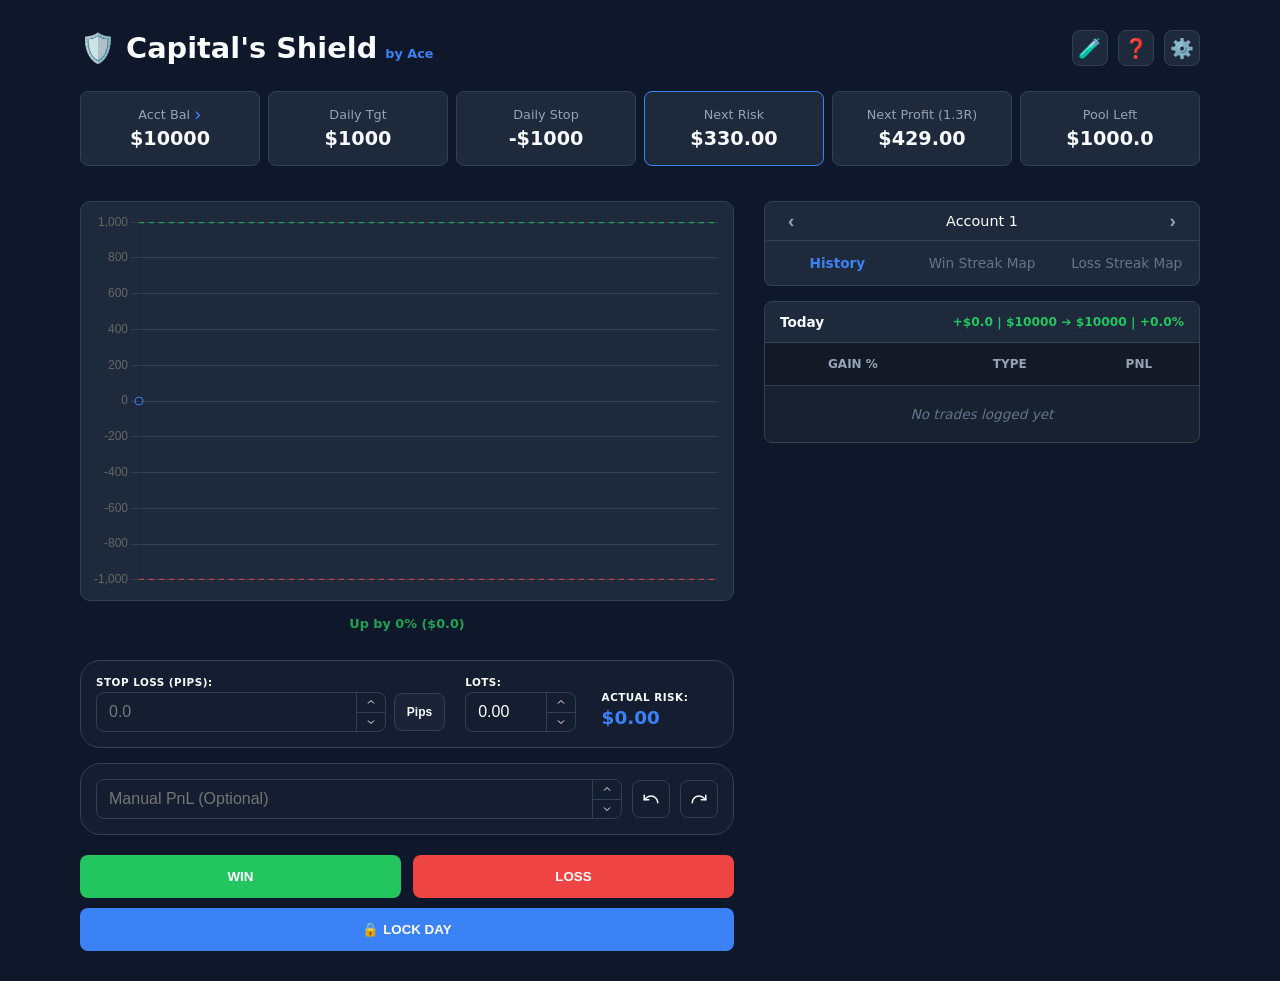
<file: index.html>
<!DOCTYPE html>
<html lang="en">
<head>
    <meta charset="UTF-8">
    <meta name="viewport" content="width=device-width, initial-scale=1.0, maximum-scale=1.0, user-scalable=no">
    <title>Capital's Shield</title>
    <link rel="stylesheet" href="style.css">
    <script src="chart.js"></script>
    <script src="chartjs-plugin-annotation.js"></script>
</head>
<body>
    <div class="app-container">
        <div id="main-page" class="page active">
            <div class="header">
                <div class="title-container">
                    <h1>🛡️ Capital's Shield <span class="subtitle">by Ace</span></h1>
                </div>
                <div class="header-buttons" style="display: flex; gap: 10px;">
                    <button class="icon-btn icon-only-btn" id="go-to-simulation" title="Simulation">🧪</button>
                    <button class="icon-btn icon-only-btn" id="go-to-help" title="How it Works">❓</button>
                    <button class="icon-btn icon-only-btn" id="go-to-settings" title="Settings">⚙️</button>
                </div>
            </div>

            <div class="stats-grid">
                <div class="stat-card" style="cursor: pointer; position: relative; transition: all 0.2s;" onmouseover="this.style.borderColor='var(--primary)'; this.style.background='rgba(255,255,255,0.05)'" onmouseout="this.style.borderColor='var(--border)'; this.style.background='var(--card)'">
                    <span class="stat-label" style="display:flex; justify-content:center; align-items:center; gap:4px;">Acct Bal <span style="color:var(--primary); font-size:1.2rem; line-height:0.5;">›</span></span>
                    <span id="stat-bal" class="stat-value">$0</span>
                </div>
                <div class="stat-card"><span class="stat-label">Daily Tgt</span><span id="stat-tgt" class="stat-value">$0</span></div>
                <div class="stat-card"><span class="stat-label">Daily Stop</span><span id="stat-stop" class="stat-value">$0</span></div>
                <div class="stat-card highlight"><span class="stat-label">Next Risk</span><span id="stat-risk" class="stat-value">$0</span></div>
                <div class="stat-card"><span id="stat-pnl-label" class="stat-label">Next Profit (RR)</span><span id="stat-pnl" class="stat-value">$0</span></div>
                <div class="stat-card"><span class="stat-label">Pool Left</span><span id="stat-pool" class="stat-value">$0</span></div>
            </div>

            <div id="chart-container">
                <canvas id="equityChart"></canvas>
            </div>

            <div id="status-note" class="status-banner"></div>

            <div class="controls">
                <div class="pos-calculator">
                    <div class="calc-row">
                        <div class="calc-result" style="align-items: flex-start; text-align: left; width: 100%; box-sizing: border-box;">
                            <span class="calc-label">Stop Loss (<span id="sl-unit-label">Pips</span>):</span>
                            <div style="display:flex; gap:8px; align-items:center; width: 100%;">
                                <div class="custom-stepper" style="flex: 1;">
                                    <input type="number" id="calc-sl" placeholder="0.0" class="stepper-input" step="any" min="0" style="width: 100%;">
                                    <div class="stepper-controls">
                                        <button id="sl-inc" class="stepper-btn stepper-up">
                                            <svg width="12" height="12" viewBox="0 0 24 24" fill="none" stroke="currentColor" stroke-width="2"><path d="M18 15l-6-6-6 6"/></svg>
                                        </button>
                                        <button id="sl-dec" class="stepper-btn stepper-down">
                                            <svg width="12" height="12" viewBox="0 0 24 24" fill="none" stroke="currentColor" stroke-width="2"><path d="M6 9l6 6 6-6"/></svg>
                                        </button>
                                    </div>
                                </div>
                                <button id="calc-unit-toggle" class="calc-unit-btn-small">Pips</button>
                            </div>
                        </div>
                        <div class="calc-result" style="align-items: flex-start; text-align: left;">
                            <span class="calc-label">Lots:</span>
                            <div class="custom-stepper">
                                <input type="number" id="calc-lots-input" class="stepper-input" value="0.00" step="any" min="0">
                                <div class="stepper-controls">
                                    <button id="lots-inc" class="stepper-btn stepper-up">
                                        <svg width="12" height="12" viewBox="0 0 24 24" fill="none" stroke="currentColor" stroke-width="2"><path d="M18 15l-6-6-6 6"/></svg>
                                    </button>
                                    <button id="lots-dec" class="stepper-btn stepper-down">
                                        <svg width="12" height="12" viewBox="0 0 24 24" fill="none" stroke="currentColor" stroke-width="2"><path d="M6 9l6 6 6-6"/></svg>
                                    </button>
                                </div>
                            </div>
                        </div>
                        <div class="calc-result" style="align-items: flex-start; text-align: left; justify-content: center; padding-top: 10px;">
                            <span class="calc-label">Actual Risk:</span>
                            <span id="calc-actual-risk" class="calc-value">$0.00</span>
                        </div>
                    </div>
                </div>
                <div class="pos-calculator" style="margin-bottom: 20px;">
                    <div class="input-undo-row" style="margin-bottom: 0; align-items: center;">
                        <div class="custom-stepper" style="flex: 1; min-width: 150px;">
                            <input type="text" id="manual-pnl" class="stepper-input" placeholder="Manual PnL (Optional)" style="width: 100%;">
                            <div class="stepper-controls">
                                <button id="manual-pnl-inc" class="stepper-btn stepper-up">
                                    <svg width="12" height="12" viewBox="0 0 24 24" fill="none" stroke="currentColor" stroke-width="2"><path d="M18 15l-6-6-6 6"/></svg>
                                </button>
                                <button id="manual-pnl-dec" class="stepper-btn stepper-down">
                                    <svg width="12" height="12" viewBox="0 0 24 24" fill="none" stroke="currentColor" stroke-width="2"><path d="M6 9l6 6 6-6"/></svg>
                                </button>
                            </div>
                        </div>
                        <button class="btn-undo" id="btn-undo" title="Undo">
                            <svg width="18" height="18" viewBox="0 0 24 24" fill="none" stroke="currentColor" stroke-width="2" stroke-linecap="round" stroke-linejoin="round"><path d="M3 7v6h6"/><path d="M21 17a9 9 0 0 0-9-9 9 9 0 0 0-6 2.3L3 13"/></svg>
                        </button>
                        <button class="btn-undo" id="btn-redo" title="Redo">
                            <svg width="18" height="18" viewBox="0 0 24 24" fill="none" stroke="currentColor" stroke-width="2" stroke-linecap="round" stroke-linejoin="round"><path d="M21 7v6h-6"/><path d="M3 17a9 9 0 0 1 9-9 9 9 0 0 1 6 2.3l3 2.7"/></svg>
                        </button>
                    </div>
                </div>
                <div class="btn-row">
                    <button class="btn-win" id="btn-win">WIN</button>
                    <button class="btn-loss" id="btn-loss">LOSS</button>
                </div>
                <button id="new-day-btn" class="btn-new-day">🌅 START NEW DAY</button>
            </div>

            <div class="table-card">
                <div class="account-switcher" style="display: flex; justify-content: center; align-items: center; background: #1e293b; padding: 8px; border-radius: 8px 8px 0 0; border: 1px solid var(--border); border-bottom: 1px solid var(--border);">
                    <button id="btn-prev-acct" style="background: transparent; color: #94a3b8; border: none; cursor: pointer; font-size: 1.2rem; padding: 0 15px;">‹</button>
                    <span id="current-account-name" style="color: white; font-weight: 500; font-size: 0.9rem; flex: 1; text-align: center;">Account 1</span>
                    <button id="btn-next-acct" style="background: transparent; color: #94a3b8; border: none; cursor: pointer; font-size: 1.2rem; padding: 0 15px;">›</button>
                </div>
                <div class="tabs">
                    <div id="tab-hist" class="tab active" onclick="switchTab('hist')">History</div>
                    <div id="tab-win" class="tab" onclick="switchTab('win')">Win Streak Map</div>
                    <div id="tab-loss" class="tab" onclick="switchTab('loss')">Loss Streak Map</div>
                </div>

                <div class="content-area" id="data-container">
                    <!-- Dynamic accordion content goes here -->
                </div>
            </div>
        </div>

        <div id="settings-page" class="page">
            <div class="header">
                <h1>Settings</h1>
                <button id="btn-settings-done">Done</button>
            </div>
            
            <div class="settings-grid">
                <div class="setting-item" style="grid-column: 1 / -1; display: flex; align-items: center; justify-content: space-between; background: rgba(255,255,255,0.05); padding: 10px 15px; border-radius: 8px; margin-bottom: 10px; flex-wrap: wrap; gap: 10px;">
                    <div style="flex:1; min-width: 150px;">
                        <label style="margin-bottom: 0;">Active Account</label>
                        <div style="display: flex; gap: 5px; margin-top: 5px;">
                            <select id="settings-account-select" style="flex: 1; padding: 8px; border-radius: 4px; background: #1e293b; color: white; border: 1px solid var(--border);"></select>
                            <button id="btn-edit-account" style="padding: 8px 10px; background: #475569; color: white; border: none; border-radius: 4px; cursor: pointer;" title="Rename Account">✏️</button>
                            <button id="btn-del-account" style="padding: 8px 10px; background: #ef4444; color: white; border: none; border-radius: 4px; cursor: pointer;" title="Delete Account">🗑️</button>
                        </div>
                    </div>
                    <button id="btn-add-account" style="padding: 10px 15px; background: #3b82f6; color: white; border: none; border-radius: 6px; cursor: pointer; align-self: flex-end;">+ New Account</button>
                </div>
                <div class="setting-item">
                    <label>Account Balance ($) <span class="tooltip-icon" data-tooltip="Your total trading capital starting balance.">ⓘ</span></label>
                    <input type="number" id="set-balance" min="1" max="1000000">
                    <div id="fb-balance" class="setting-feedback"></div>
                </div>
                <div class="setting-item">
                    <label>R:R Goal (Ratio) <span class="tooltip-icon" data-tooltip="Reward-to-Risk ratio for your trades (e.g. 5 means you aim for 5x your risk).">ⓘ</span></label>
                    <input type="number" id="set-rr" step="0.1">
                    <div id="fb-rr" class="setting-feedback"></div>
                </div>
                <div class="setting-item">
                    <label>Daily Risk Limit (%) <span class="tooltip-icon" data-tooltip="Maximum percentage of your account you are willing to lose in one day.">ⓘ</span></label>
                    <input type="number" id="set-daily-risk" step="0.1">
                    <div id="fb-daily-risk" class="setting-feedback"></div>
                </div>
                <div class="setting-item">
                    <label>Daily Target (%) <span class="tooltip-icon" data-tooltip="Target profit percentage for the day to hit your goal.">ⓘ</span></label>
                    <input type="number" id="set-daily-target" step="0.1">
                    <div id="fb-daily-target" class="setting-feedback"></div>
                </div>
                <div class="setting-item">
                    <label>Compound Risk % <span class="tooltip-icon" data-tooltip="Percentage of your available daily risk/profit pool to risk on the next trade.">ⓘ</span></label>
                    <input type="number" id="set-compound" step="1">
                    <div id="fb-compound" class="setting-feedback"></div>
                </div>
                <div class="setting-item">
                    <label>Auto-Lock Buttons <span class="tooltip-icon" data-tooltip="Automatically disable the WIN and LOSS trading buttons when your daily target or loss limit is reached.">ⓘ</span></label>
                    <input type="checkbox" id="set-auto-lock" style="width: 24px; height: 24px; margin-top: 10px; cursor: pointer;">
                    <div id="fb-auto-lock" class="setting-feedback"></div>
                </div>
            </div>
            <button id="btn-reset" class="btn-reset">🚨 RESET ALL DATA</button>
        </div>
        <div id="growth-page" class="page">
            <div class="header">
                <h1>📈 Account Analytics</h1>
                <button id="btn-growth-back">Back</button>
            </div>
            <div class="stats-summary-grid">
                <div class="summary-card">
                    <span class="label">Win Rate</span>
                    <div class="win-rate-container">
                        <canvas id="winRateChart"></canvas>
                        <span id="stat-win-rate" class="center-percentage">0%</span>
                    </div>
                </div>
                <div class="summary-grid-small">
                    <div class="small-card"><span class="label">Profit Factor</span><span id="stat-pf" class="value">0.0</span></div>
                    <div class="small-card"><span class="label">Avg RR</span><span id="stat-avg-rr" class="value">0.0R</span></div>
                    <div class="small-card"><span class="label">Expectancy</span><span id="stat-expect" class="value">$0</span></div>
                    <div class="small-card"><span class="label">Net PnL</span><span id="stat-total-pnl" class="value">$0</span></div>
                </div>
            </div>
            <div class="analytics-middle-row">
                <div class="chart-column">
                    <div class="section-title">Equity Curve</div>
                    <div id="growth-chart-container" class="chart-box">
                        <canvas id="growthChart"></canvas>
                    </div>
                </div>
                <div class="calendar-column">
                    <div class="section-title" style="margin-top: 0;">PnL Calendar</div>
                    <div class="calendar-section" style="margin-top: 0;">
                        <div class="calendar-header">
                            <span id="calendar-month-year">Month Year</span>
                            <div class="cal-nav">
                                <button onclick="changeMonth(-1)">◀</button>
                                <button onclick="changeMonth(1)">▶</button>
                            </div>
                        </div>
                        <div class="calendar-grid-header">
                            <span>S</span><span>M</span><span>T</span><span>W</span><span>T</span><span>F</span><span>S</span>
                        </div>
                        <div id="calendar-grid" class="calendar-grid"></div>
                    </div>
                </div>
            </div>

            <div class="section-title">Daily Performance</div>
            <div id="daily-log-container" class="accordion-list">
            </div>
        </div>
        <div id="day-detail-page" class="page">
            <div class="header">
                <h1 id="detail-date">4 Jan 2026</h1>
                <button onclick="togglePage('growth-page')">Back</button>
            </div>

            <div class="detail-summary-row">
                <div class="detail-stat"><span>Net PnL</span><b id="detail-pnl">$0</b></div>
                <div class="detail-stat"><span>Trades</span><b id="detail-trades">0</b></div>
                <div class="detail-stat"><span>Win Rate</span><b id="detail-winrate">0%</b></div>
            </div>

            <div class="chart-box mini-detail">
                <canvas id="dayDetailChart"></canvas>
            </div>

            <div class="content-area">
                <table class="detail-table">
                    <thead>
                        <tr>
                            <th>Time</th>
                            <th>Type</th>
                            <th>PnL</th>
                            <th>RR</th>
                        </tr>
                    </thead>
                    <tbody id="detail-table-body"></tbody>
                </table>
            </div>
        </div>

        <div id="help-page" class="page">
            <div class="header" style="justify-content: flex-start; gap: 15px;">
                <button class="icon-btn" id="btn-help-back">◀ Back</button>
                <div class="title-container">
                    <h1>How it Works</h1>
                </div>
            </div>
            
            <div style="padding: 20px; background: var(--card); border-radius: 12px; border: 1px solid var(--border); margin-bottom: 20px; overflow: visible;">
                <h3 style="color: var(--primary); margin-top: 0;">What is Capital's Shield?</h3>
                <p style="font-size: 0.9rem; line-height: 1.5; color: #cbd5e1;">Capital's Shield is a dynamic risk management engine. Instead of risking the same fixed amount every trade, the app dynamically sizes your position based on whether you are winning or losing. It aggressively cuts your risk during losing streaks to protect your capital, while compounding your risk with "house money" during winning streaks to build massive profit runs.</p>

                <h3 style="color: var(--primary); margin-top: 25px;">The Core Engine</h3>
                <ul style="font-size: 0.9rem; line-height: 1.6; color: #cbd5e1; padding-left: 20px;">
                    <li><b>Daily Risk Limit:</b> The maximum amount of your own capital you are willing to lose in one day. The app splits this into smaller "bullets" so you never blow it all on one trade.</li>
                    <li><b>Compound Risk %:</b> When you win a trade, instead of pocketing all the profit, you take a percentage (e.g. 50%) of that profit and add it to your baseline risk for the <i>next trade</i>. This allows you to risk massive amounts without ever touching your base capital.</li>
                </ul>

                <h3 style="color: var(--primary); margin-top: 25px;">Example Scenario</h3>
                <div style="background: #0f172a; padding: 15px; border-radius: 8px; border: 1px dashed var(--border); font-size: 0.85rem; line-height: 1.6;">
                    <p style="margin-top: 0;"><b>Settings:</b> $10,000 Bal | 2% Daily Risk ($200) | 4% Daily Target ($400) | 33% Compound Risk | R:R Goal 2.0</p>
                    <p><b>The Setup:</b> You've set aside a hard line of $200 as your maximum loss for the day. If you strictly follow the app's sizing, it is mathematically impossible to lose more than this amount.</p>
                    <p><b>Winning Trades:</b> With compound risk at 33%, your first risk will be exactly 33% of your $200 limit (i.e. $66). If you win at a 2.0 RR, you make $132 profit. Your daily available risk pool immediately grows to $332 ($200 base limit + $132 "house money" profit). Your Next Risk is automatically calculated as 33% of this new, larger pool, bumping your risk up to $109 for the second trade. By compounding your wins this aggressively, you can hit your $400 daily target incredibly fast—often in just 2 or 3 trades!</p>
                    <p><b>Losing Trades:</b> When you lose, your remaining risk pool decreases. Because the app calculates your next position size based on this shrinking pool, your risk gets smaller with every loss. This extends your survivability drastically, allowing you to endure 5 to 6 consecutive losses before hitting your daily stop.</p>
                    <p style="margin-bottom: 0; font-style: italic; color: var(--success);"><b>The Golden Rule:</b> Win big on streaks, survive longer on drawdowns, and never lose more than your set daily limit.</p>
                </div>
            </div>
        </div>


    </div>
    <script src="script.js"></script>
</body>
</html>
</file>
<file: style.css>
:root {
    --bg: #0f172a;
    --card: #1e293b;
    --text: #f8fafc;
    --primary: #3b82f6;
    --success: #22c55e;
    --danger: #ef4444;
    --border: #334155;
}

/* FIX: Prevent Stretching & Enable Natural Scrolling */
body {
    font-family: system-ui, -apple-system, sans-serif;
    background: var(--bg);
    color: var(--text);
    margin: 0;
    padding: 0;
    /* Remove fixed width/height for side panel */
    width: 100%;
    min-height: 100vh;
    overflow-y: auto;
}

.app-container {
    background: var(--bg);
    width: 100%;
    max-width: 100%; /* Allows it to take full width of side panel */
    margin: 0;
    padding: 15px;
    box-sizing: border-box;
    display: flex;
    flex-direction: column;
}

/* Header & Title */
.header {
    display: flex;
    justify-content: space-between;
    align-items: center;
    margin-bottom: 15px;
}

.title-container h1 {
    font-size: 1rem;
    margin: 0;
    display: flex;
    align-items: baseline;
    gap: 8px;
}

.subtitle {
    font-size: 0.65rem;
    color: var(--primary);
    font-weight: bold;
}

/* Grid Stats */
.section-title {
    font-size: 0.85rem;
    color: #94a3b8;
    margin: 20px 0 10px 0;
    text-transform: uppercase;
    font-weight: bold;
    letter-spacing: 0.05em;
}

.stats-grid {
    display: grid;
    grid-template-columns: repeat(3, 1fr);
    gap: 8px;
    margin-bottom: 12px;
}

.stat-card {
    background: var(--card);
    padding: 8px;
    border-radius: 8px;
    text-align: center;
    border: 1px solid var(--border);
}

.stat-card.highlight {
    border-color: var(--primary);
}

.stat-label {
    font-size: 0.65rem;
    color: #94a3b8;
    display: block;
    margin-bottom: 2px;
}

.stat-value {
    font-size: 0.85rem;
    font-weight: bold;
}

/* Chart */
#chart-container {
    background: var(--card);
    border-radius: 10px;
    height: 180px;
    padding: 10px;
    margin-bottom: 10px;
    border: 1px solid var(--border);
    position: relative;
    box-sizing: border-box;
}

.status-banner {
    font-size: 0.8rem;
    text-align: center;
    font-weight: bold;
    min-height: 1.5rem;
    margin-bottom: 5px;
}

/* Controls */
.pos-calculator {
    background: rgba(30, 41, 59, 0.4);
    border: 1px solid var(--border);
    border-radius: 20px; /* Rounder border */
    padding: 15px;
    margin-bottom: 15px;
}
.calc-row {
    display: grid;
    grid-template-columns: 3fr 1fr 1fr; /* 60:20:20 layout */
    gap: 20px;
    align-items: center;
}
.calc-input-small {
    width: 60px;
    text-align: center;
    padding: 6px;
    border: 1px solid var(--border);
    border-radius: 8px;
    background: var(--bg);
    color: var(--text);
    font-size: 1rem;
    outline: none;
    transition: all 0.2s;
}
.calc-input-small:focus {
    border-color: var(--primary);
}.custom-stepper {
    display: flex;
    border: 1px solid var(--border);
    border-radius: 8px;
    background: transparent;
    overflow: hidden;
    height: 38px;
}
.stepper-input {
    flex: 1;
    background: transparent;
    border: none;
    color: white;
    padding: 0 12px;
    font-size: 1rem;
    outline: none;
    width: 80px;
    border-radius: 0;
}
/* Hide native spin buttons */
.stepper-input::-webkit-inner-spin-button, 
.stepper-input::-webkit-outer-spin-button { 
    -webkit-appearance: none; 
    margin: 0; 
}
.stepper-input[type=number] {
    -moz-appearance: textfield;
}
.stepper-controls {
    display: flex;
    flex-direction: column;
    border-left: 1px solid var(--border);
    width: 28px;
}
.stepper-btn {
    flex: 1;
    background: transparent;
    border: none;
    color: var(--text-muted);
    display: flex;
    align-items: center;
    justify-content: center;
    cursor: pointer;
    transition: background 0.2s;
    padding: 0;
    border-radius: 0;
}
.stepper-btn:hover {
    background: rgba(255,255,255,0.05);
    color: white;
}
.stepper-up {
    border-bottom: 1px solid var(--border);
}

.calc-unit-btn-small {
    background: rgba(30, 41, 59, 0.6);
    border: 1px solid var(--border);
    border-radius: 8px;
    color: var(--text-muted);
    padding: 6px 12px;
    cursor: pointer;
    font-size: 0.75rem;
    font-weight: 700;
    transition: all 0.2s;
    height: 38px;
}
.calc-unit-btn-small:hover {
    background: rgba(255,255,255,0.1);
    color: var(--text);
}
.calc-result {
    display: flex;
    flex-direction: column;
    align-items: center;
    box-sizing: border-box;
}
.calc-label {
    font-size: 0.65rem;
    color: var(--text-muted);
    letter-spacing: 0.5px;
    text-transform: uppercase;
    font-weight: 600;
    margin-bottom: 4px;
    text-align: center;
}
.calc-value {
    font-size: 1.15rem;
    font-weight: 700;
    color: var(--text);
}
#calc-actual-risk {
    color: var(--primary);
}

.input-undo-row {
    display: flex;
    gap: 10px;
    margin-bottom: 10px;
}

.btn-undo {
    background: transparent;
    color: var(--text);
    height: 38px;
    width: 38px;
    padding: 0;
    border: 1px solid var(--border);
    border-radius: 8px;
    flex-shrink: 0;
    font-size: 1.2rem;
    display: flex;
    justify-content: center;
    align-items: center;
    cursor: pointer;
    transition: all 0.2s;
}
.btn-undo:hover {
    background: rgba(255, 255, 255, 0.05);
    border-color: var(--primary);
    color: var(--primary);
}

.icon-btn {
    background: var(--card);
    border: 1px solid var(--border);
    color: var(--text);
    padding: 8px 12px;
    border-radius: 8px;
    cursor: pointer;
    font-weight: bold;
}

.icon-only-btn {
    padding: 0;
    width: 36px;
    height: 36px;
    display: flex;
    align-items: center;
    justify-content: center;
    font-size: 1.2rem;
}

input {
    background: var(--card);
    border: 1px solid var(--border);
    color: white;
    padding: 12px;
    border-radius: 8px;
    flex-grow: 1;
    font-size: 1rem;
    width: 100%;
    box-sizing: border-box;
}

.btn-row {
    display: grid;
    grid-template-columns: 1fr 1fr;
    gap: 12px;
}

button {
    border: none;
    border-radius: 8px;
    padding: 14px;
    font-weight: bold;
    cursor: pointer;
    transition: opacity 0.2s;
}

.btn-win {
    background: var(--success);
    color: white;
}

.btn-loss {
    background: var(--danger);
    color: white;
}

.btn-new-day {
    background: var(--primary);
    color: white;
    width: 100%;
    margin-top: 10px;
}

button:disabled {
    opacity: 0.3 !important;
    cursor: not-allowed;
}

/* Tabs & Tables - FIX: Ensure visibility and natural scroll */
/* Table Card & Tabs */
.table-card {
    margin-top: 20px;
    display: flex;
    flex-direction: column;
}

.tabs {
    display: flex;
    border-left: 1px solid var(--border);
    border-right: 1px solid var(--border);
    border-bottom: 1px solid var(--border);
    border-radius: 0 0 8px 8px;
    background: #1e293b;
    margin-bottom: 15px;
}

.tab {
    flex: 1;
    padding: 14px;
    text-align: center;
    font-size: 0.85rem;
    color: #64748b;
    cursor: pointer;
    transition: all 0.2s;
}

.tab:hover {
    color: var(--text);
    background: rgba(255, 255, 255, 0.05);
}

.tab.active {
    color: var(--primary);
    font-weight: bold;
}

.content-area {
    flex: 1;
    overflow-y: auto;
    -ms-overflow-style: none;
    scrollbar-width: none;
}

.content-area::-webkit-scrollbar {
    display: none;
}

/* Data Table */
table {
    width: 100%;
    border-collapse: collapse;
    font-size: 0.85rem;
    border: none;
}

.detail-table {
    border: 1px solid var(--border);
    border-radius: 8px;
    border-collapse: separate;
    border-spacing: 0;
    overflow: hidden;
}

.detail-table tr:last-child td {
    border-bottom: none;
}

th {
    padding: 14px 12px;
    text-align: center;
    font-weight: 600;
    color: #94a3b8;
    text-transform: uppercase;
    font-size: 0.75rem;
    border-bottom: 1px solid var(--border);
    background: rgba(0, 0, 0, 0.2);
}

td {
    padding: 14px 12px;
    border-bottom: 1px solid rgba(255, 255, 255, 0.05);
    text-align: center;
    border-left: none;
    border-right: none;
    border-top: none;
}

tbody tr:hover {
    background: rgba(255, 255, 255, 0.02);
}

tbody tr:last-child td {
    border-bottom: none;
}

.history-header {
    background: rgba(59, 130, 246, 0.05);
    color: var(--primary);
    font-weight: bold;
    font-size: 0.75rem;
}

/* History Accordion */
.history-item {
    background: var(--card);
    border-radius: 8px;
    margin-bottom: 12px;
    overflow: hidden;
    border: 1px solid var(--border);
}
.history-day-header {
    padding: 12px 15px;
    display: flex;
    justify-content: space-between;
    align-items: center;
    cursor: pointer;
    background: #1e293b;
    font-weight: 600;
    font-size: 0.85rem;
    color: #f8fafc;
    transition: background 0.2s;
}
.history-day-header:hover {
    background: #243147;
}
.history-day-content {
    display: none;
    padding: 0;
    border-top: 1px solid var(--border);
    background: rgba(0, 0, 0, 0.2);
}
.history-day-content.active {
    display: block;
}
.history-day-content table {
    margin: 0;
    border: none;
}

/* Settings Page */
.page {
    display: none;
}

.page.active {
    display: block;
}

.settings-grid {
    display: grid;
    grid-template-columns: 1fr 1fr;
    gap: 12px;
    margin-top: 20px;
}

@media (max-width: 400px) {
    .settings-grid {
        grid-template-columns: 1fr;
    }
}

.setting-item {
    background: var(--card);
    padding: 12px;
    border-radius: 10px;
    border: 1px solid var(--border);
}

.setting-item label {
    font-size: 0.75rem;
    color: #94a3b8;
    margin-bottom: 5px;
    display: block;
}

.setting-feedback {
    font-size: 0.65rem;
    min-height: 1em;
    margin-top: 4px;
}

.feedback-info {
    color: var(--primary);
}

.feedback-warn {
    color: #f59e0b;
}

.feedback-error {
    color: var(--danger);
}

.btn-reset {
    background: var(--danger);
    color: white;
    width: 100%;
    margin-top: 30px;
}

/* Tooltips */
.tooltip-icon {
    display: inline-block;
    margin-left: 4px;
    cursor: help;
    color: var(--primary);
    position: relative;
    font-size: 0.85rem;
}

.tooltip-icon::after {
    content: attr(data-tooltip);
    position: absolute;
    bottom: 150%;
    left: 50%;
    transform: translateX(-50%);
    background: #0f172a;
    color: #f8fafc;
    padding: 8px 12px;
    border-radius: 6px;
    font-size: 0.75rem;
    font-weight: normal;
    width: 180px;
    text-align: center;
    opacity: 0;
    pointer-events: none;
    transition: opacity 0.2s, bottom 0.2s;
    border: 1px solid var(--border);
    z-index: 100;
    box-shadow: 0 4px 6px rgba(0, 0, 0, 0.3);
}

.tooltip-icon:hover::after {
    opacity: 1;
    bottom: 130%;
}


/* =========================================
   Responsive Design for Landscape / Desktop
   ========================================= */
@media (min-width: 768px) {
    .app-container {
        padding: 30px 40px;
        max-width: 1200px;
        margin: 0 auto;
    }

    #main-page.active {
        display: grid;
        grid-template-columns: 1fr 1fr;
        grid-template-rows: auto auto 1fr auto auto;
        grid-template-areas:
            "header   header"
            "stats    stats"
            "chart    table"
            "status   table"
            "controls table";
        column-gap: 30px;
        row-gap: 15px;
    }

    .header { grid-area: header; margin-bottom: 10px; }
    
    .stats-grid { 
        grid-area: stats; 
        grid-template-columns: repeat(6, 1fr); 
        margin-bottom: 20px; 
    }
    
    #chart-container { 
        grid-area: chart; 
        height: 100%; 
        min-height: 300px; 
        max-height: 500px;
        margin-bottom: 0;
        position: relative;
        min-width: 0;
    }
    
    #status-note { grid-area: status; }
    
    .controls { grid-area: controls; }
    
    .table-card {
        grid-area: table;
        margin-top: 0;
        display: flex;
        flex-direction: column;
        align-self: start;
    }

    .content-area {
        overflow-y: auto;
    }

    /* Enhance typography & spacing for desktop */
    .title-container h1 { font-size: 1.8rem; }
    .subtitle { font-size: 0.8rem; }
    .stat-card { padding: 15px; }
    .stat-label { font-size: 0.8rem; margin-bottom: 5px; }
    .stat-value { font-size: 1.2rem; }
    
    /* Settings Page layout */
    .settings-grid {
        grid-template-columns: repeat(3, 1fr);
        gap: 20px;
    }

    .btn-reset {
        width: auto;
        padding: 15px 50px;
        margin: 40px auto;
        display: block;
    }
}

.analytics-middle-row {
    display: flex;
    flex-direction: column;
    gap: 20px;
    margin-bottom: 20px;
}
.chart-column {
    display: flex;
    flex-direction: column;
}

@media (min-width: 768px) {
    .analytics-middle-row {
        display: flex;
        flex-direction: column;
        gap: 20px;
    }
    .calendar-column {
        display: flex;
        flex-direction: column;
    }
    .calendar-section {
        flex: 1;
    }
    #growth-chart-container {
        height: 100% !important;
        min-height: 350px;
    }
}

@media (min-width: 1024px) {
    #main-page.active {
        grid-template-columns: 6fr 4fr; /* Chart takes more space than table on wide screens */
    }
    #chart-container { min-height: 400px; }
    .content-area { max-height: 600px; }
}

/* Stats Summary */
.stats-summary-grid {
    display: grid;
    grid-template-columns: 1fr 1.5fr;
    gap: 15px;
    margin-bottom: 20px;
}

.summary-card {
    background: var(--card);
    padding: 15px;
    border-radius: 12px;
    text-align: center;
    border: 1px solid var(--border);
}

.win-rate-container {
    position: relative;
    width: 120px;
    height: 120px;
    margin: 0 auto;
    display: flex;
    align-items: center;
    justify-content: center;
}
/* Force the text to the exact center of the ring */
.center-percentage {
    position: absolute;
    top: 50%;
    left: 50%;
    transform: translate(-50%, -50%);
    font-size: 1.2rem;
    font-weight: bold;
    color: #22c55e; /* Match the green ring color */
}
#winRateChart {
    max-width: 100px;
    max-height: 100px;
}

.summary-grid-small {
    display: grid;
    grid-template-columns: 1fr 1fr;
    gap: 15px;
}

.small-card {
    background: var(--card);
    padding: 10px;
    border-radius: 10px;
    border: 1px solid var(--border);
    text-align: center;
}
.small-card .label {
    font-size: 0.75rem;
    color: #94a3b8; /* Dimmed gray for headings */
    text-transform: uppercase;
    letter-spacing: 0.05em;
    margin-bottom: 8px; /* Gap between heading and data */
}
.small-card .value {
    font-size: 0.9rem;
    font-weight: bold;
    display: block;
    padding: 6px;
}

/* Calendar */
.calendar-section {
    background: var(--card);
    padding: 15px;
    border-radius: 12px;
    margin-top: 20px;
    border: 1px solid var(--border);
}

.calendar-header {
    display: flex;
    justify-content: space-between;
    align-items: center;
    margin-bottom: 15px;
}

.cal-nav button {
    padding: 5px 10px;
    background: #334155;
    border-radius: 5px;
    color: white;
    border: none;
    cursor: pointer;
}

.calendar-grid-header,
.calendar-grid {
    display: grid;
    grid-template-columns: repeat(7, 1fr);
    gap: 8px;
    text-align: center;
}

.calendar-grid-header span {
    font-size: 0.7rem;
    color: #94a3b8;
    font-weight: bold;
    margin-bottom: 15px;
}
#growth-chart-container {
    height: 300px; /* Increased height for better trade visibility */
    padding: 20px;
    background: #111827;
    border-radius: 16px;
    border: 1px solid #1f2937;
}
.cal-day {
    min-height: 80px;
    background: #0f172a;
    border-radius: 8px;
    display: flex;
    flex-direction: column;
    align-items: center;
    justify-content: center;
    cursor: pointer;
    border: 1px solid transparent;
    position: relative;
    padding: 8px;
}

.cal-day:hover {
    border-color: var(--primary);
}

.cal-date {
    position: absolute;
    top: 8px;
    left: 8px;
    font-size: 0.75rem;
    color: #94a3b8;
    font-weight: bold;
}

.cal-pnl {
    font-size: 0.9rem;
    font-weight: bold;
    margin-top: 10px;
}

.cal-day.profit {
    background: rgba(16, 185, 129, 0.1);
    border: 1px solid rgba(16, 185, 129, 0.2);
}
.cal-day.profit .cal-pnl, .cal-day.profit .cal-date {
    color: #34d399;
}

.cal-day.loss {
    background: rgba(239, 68, 68, 0.1);
    border: 1px solid rgba(239, 68, 68, 0.2);
}
.cal-day.loss .cal-pnl, .cal-day.loss .cal-date {
    color: #f87171;
}

.cal-day.empty {
    opacity: 0.3;
    cursor: default;
}

/* Day Detail */
.detail-summary-row {
    display: flex;
    justify-content: space-between;
    background: var(--card);
    padding: 15px;
    border-radius: 12px;
    margin-bottom: 15px;
}

.detail-stat {
    text-align: center;
}

.detail-stat span {
    font-size: 0.7rem;
    color: #94a3b8;
    display: block;
}

.mini-detail {
    height: 150px;
    margin-bottom: 20px;
}
@media (max-width: 600px) {
    .calc-row {
        grid-template-columns: 1fr 1fr;
        gap: 15px;
    }
    .calc-row > .calc-result:first-child {
        grid-column: 1 / -1;
    }
    .calc-result {
        align-items: center !important; /* Override inline flex-start on mobile */
        background: rgba(0,0,0,0.2);
        padding: 10px;
        border-radius: 8px;
        border: 1px solid var(--border);
    }
}
</file>
